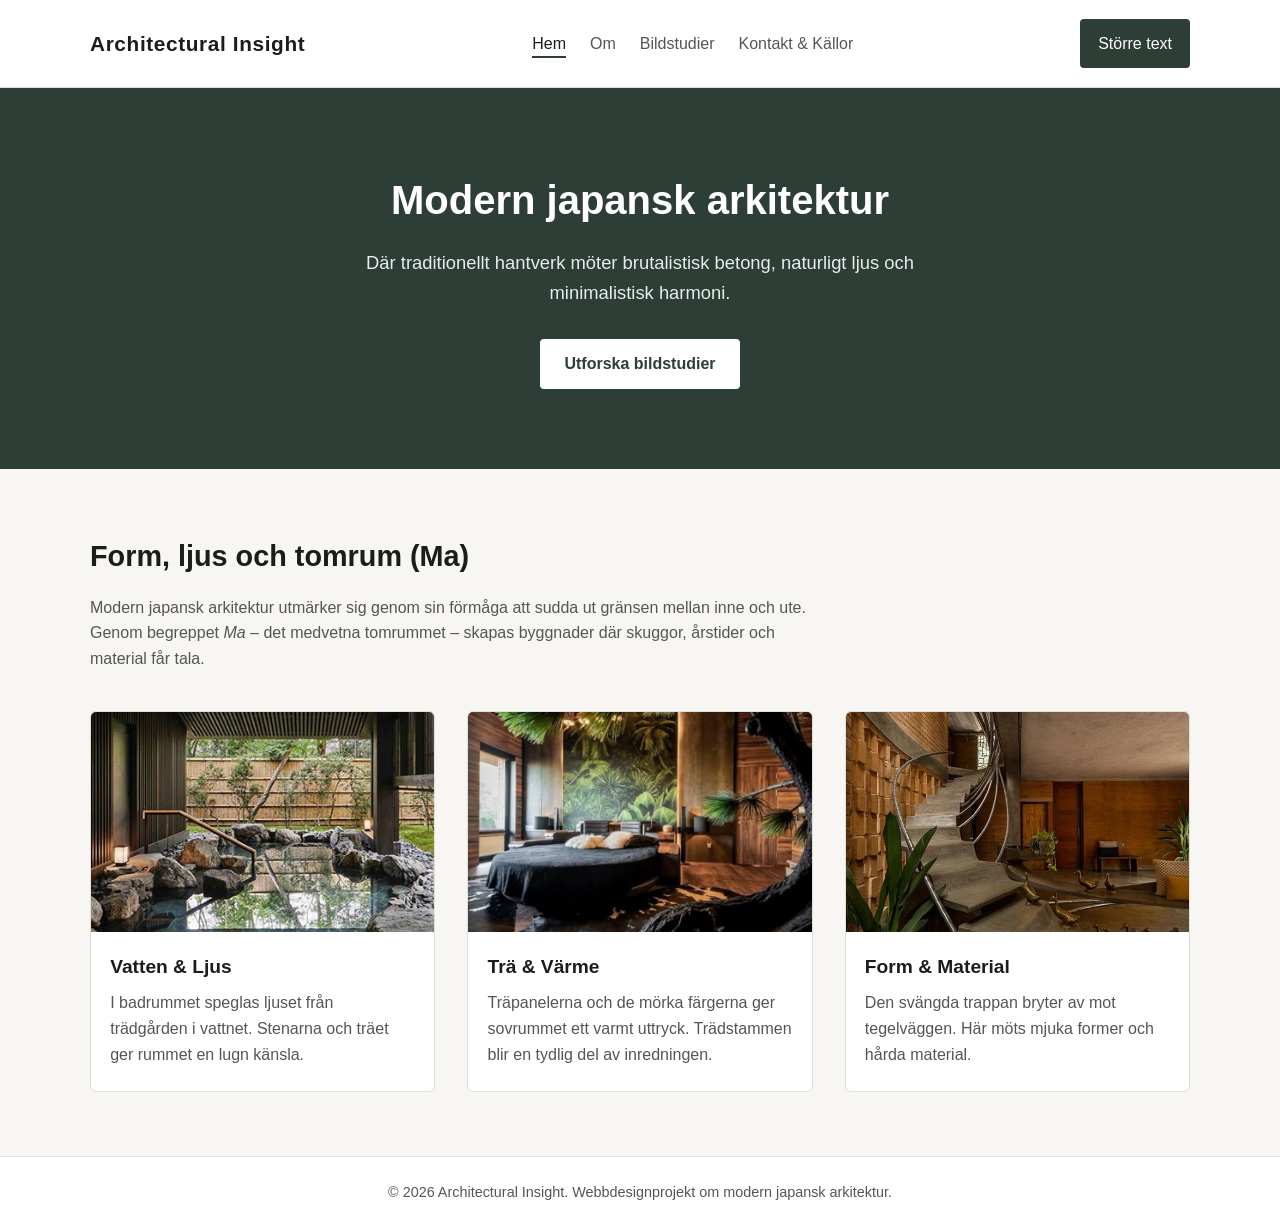
<file: index.html>
<!DOCTYPE html>
<html lang="sv">
<head>
    <meta charset="UTF-8">
    <meta name="viewport" content="width=device-width, initial-scale=1.0">
    <meta name="description" content="Utforska modern japansk arkitektur, minimalism, ljus och rymd genom ikoniska byggnader och arkitekter.">
    <title>Modern japansk arkitektur | Architectural Insight</title>
    <link rel="icon" type="image/png" href="images/favicon.png">
    <link rel="stylesheet" href="css/style.css">
    <script src="js/script.js" defer></script>
</head>
<body>
    <!-- Länken gör det lättare att hoppa förbi menyn med tangentbord. -->
    <a class="skip-link" href="#innehall">Hoppa till innehållet</a>
    <!-- Samma meny finns på alla fyra sidor. -->
    <header class="site-header">
        <div class="container header-inner">
            <a href="index.html" class="logo">Architectural Insight</a>
            <nav aria-label="Huvudmeny">
                <ul class="nav-list">
                    <li><a href="index.html" class="active" aria-current="page">Hem</a></li>
                    <li><a href="om.html">Om</a></li>
                    <li><a href="projekt.html">Bildstudier</a></li>
                    <li><a href="kontakt.html">Kontakt &amp; Källor</a></li>
                </ul>
            </nav>
            <!-- Knappen visas när JavaScript är igång. -->
            <button id="textstorlek" type="button" aria-pressed="false" hidden>Större text</button>
        </div>
    </header>

    <main id="innehall" tabindex="-1">
        <section class="hero">
            <div class="container">
                <h1>Modern japansk arkitektur</h1>
                <p class="lead">Där traditionellt hantverk möter brutalistisk betong, naturligt ljus och minimalistisk harmoni.</p>
                <a href="projekt.html" class="btn">Utforska bildstudier</a>
            </div>
        </section>

        <section class="intro-section container">
            <h2>Form, ljus och tomrum (Ma)</h2>
            <p>Modern japansk arkitektur utmärker sig genom sin förmåga att sudda ut gränsen mellan inne och ute. Genom begreppet <em>Ma</em> – det medvetna tomrummet – skapas byggnader där skuggor, årstider och material får tala.</p>
            
            <!-- Bilderna används som inspiration, inte som identifierade byggnadsverk. -->
            <div class="grid-3">
                <article class="card">
                    <img src="images/Japanesearchitecture1.jpg" alt="Stenklätt bad med vatten, trätak och utsikt mot en trädgård" width="400" height="600" loading="lazy">
                    <h3>Vatten &amp; Ljus</h3>
                    <p>I badrummet speglas ljuset från trädgården i vattnet. Stenarna och träet ger rummet en lugn känsla.</p>
                </article>

                <article class="card">
                    <img src="images/Japanesearchitecture2.jpg" alt="Sovrum med träväggar, en rund säng och en stor trädstam" width="1000" height="500" loading="lazy">
                    <h3>Trä &amp; Värme</h3>
                    <p>Träpanelerna och de mörka färgerna ger sovrummet ett varmt uttryck. Trädstammen blir en tydlig del av inredningen.</p>
                </article>

                <article class="card">
                    <img src="images/Japanesearchitecture3.jpg" alt="Svängd betongtrappa med metallräcke, tegelvägg och små ankfigurer" width="667" height="1000" loading="lazy">
                    <h3>Form &amp; Material</h3>
                    <p>Den svängda trappan bryter av mot tegelväggen. Här möts mjuka former och hårda material.</p>
                </article>
            </div>
        </section>
    </main>

    <!-- Sidfoten avslutar sidan. -->
    <footer class="site-footer">
        <div class="container">
            <p>&copy; 2026 Architectural Insight. Webbdesignprojekt om modern japansk arkitektur.</p>
        </div>
    </footer>
</body>
</html>
</file>
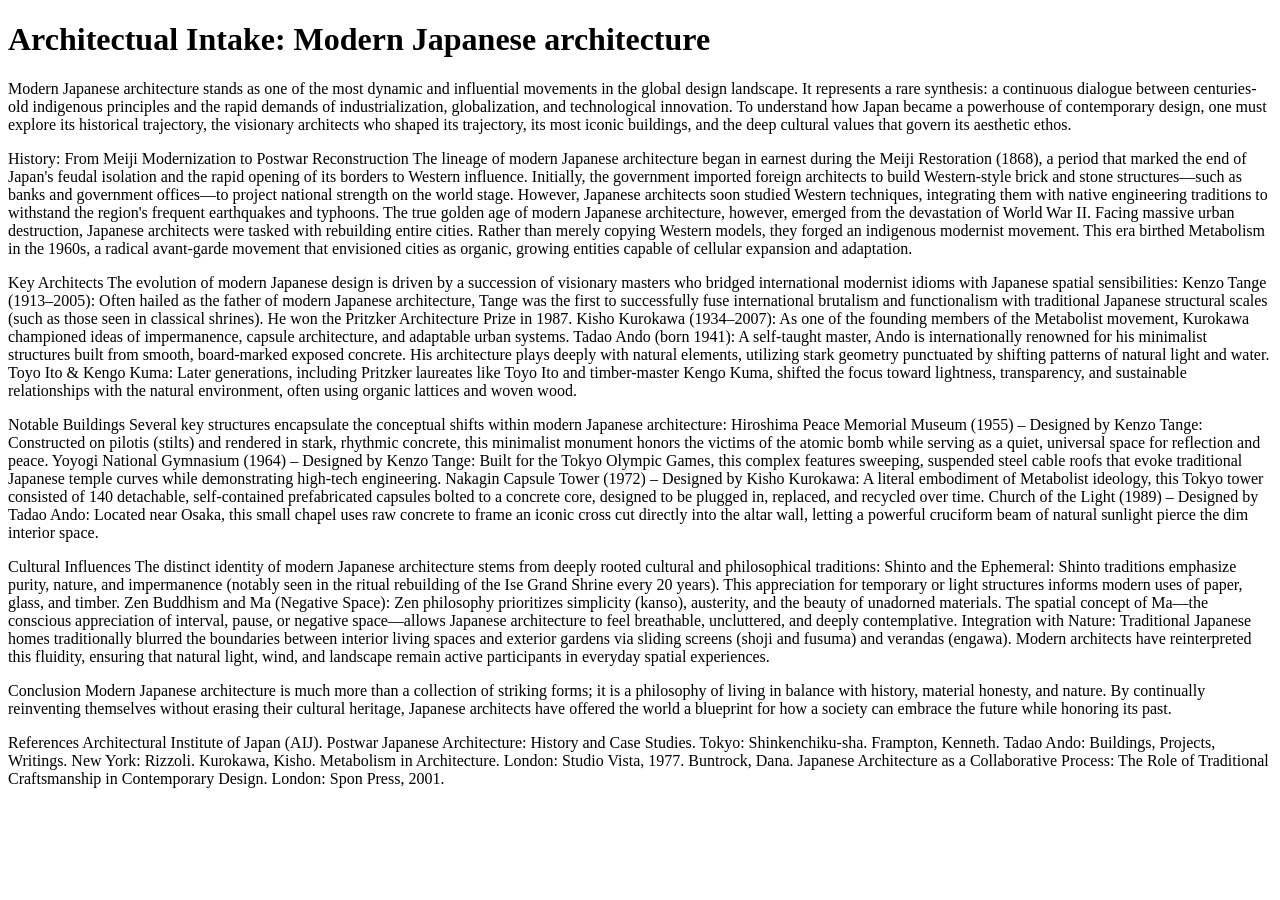
<file: ArIn.html>
<!DOCTYPE html>

<html lang="en">

<head>
    <meta charset="UTF-8">
    <meta name="viewport" content="width=device-width, initial-scale=1.0">

    <title>Architectual Intake: Modern Japanese architecture</title>
</head>
<body>
    <h1>Architectual Intake: Modern Japanese architecture</h1>
   </p> Modern Japanese architecture stands as one of the most dynamic and influential movements in the global design landscape. It represents a rare synthesis: a continuous dialogue between centuries-old indigenous principles and the rapid demands of industrialization, globalization, and technological innovation. To understand how Japan became a powerhouse of contemporary design, one must explore its historical trajectory, the visionary architects who shaped its trajectory, its most iconic buildings, and the deep cultural values that govern its aesthetic ethos. <p>
   </p> History: From Meiji Modernization to Postwar Reconstruction
    The lineage of modern Japanese architecture began in earnest during the Meiji Restoration (1868), a period that marked the end of Japan's feudal isolation and the rapid opening of its borders to Western influence. Initially, the government imported foreign architects to build Western-style brick and stone structures—such as banks and government offices—to project national strength on the world stage. However, Japanese architects soon studied Western techniques, integrating them with native engineering traditions to withstand the region's frequent earthquakes and typhoons.
    The true golden age of modern Japanese architecture, however, emerged from the devastation of World War II. Facing massive urban destruction, Japanese architects were tasked with rebuilding entire cities. Rather than merely copying Western models, they forged an indigenous modernist movement. This era birthed Metabolism in the 1960s, a radical avant-garde movement that envisioned cities as organic, growing entities capable of cellular expansion and adaptation. <p>
    <p>Key Architects
    The evolution of modern Japanese design is driven by a succession of visionary masters who bridged international modernist idioms with Japanese spatial sensibilities:
    Kenzo Tange (1913–2005): Often hailed as the father of modern Japanese architecture, Tange was the first to successfully fuse international brutalism and functionalism with traditional Japanese structural scales (such as those seen in classical shrines). He won the Pritzker Architecture Prize in 1987.
    Kisho Kurokawa (1934–2007): As one of the founding members of the Metabolist movement, Kurokawa championed ideas of impermanence, capsule architecture, and adaptable urban systems.
    Tadao Ando (born 1941): A self-taught master, Ando is internationally renowned for his minimalist structures built from smooth, board-marked exposed concrete. His architecture plays deeply with natural elements, utilizing stark geometry punctuated by shifting patterns of natural light and water.
    Toyo Ito & Kengo Kuma: Later generations, including Pritzker laureates like Toyo Ito and timber-master Kengo Kuma, shifted the focus toward lightness, transparency, and sustainable relationships with the natural environment, often using organic lattices and woven wood. </p>
    <p>Notable Buildings
    Several key structures encapsulate the conceptual shifts within modern Japanese architecture:
    Hiroshima Peace Memorial Museum (1955) – Designed by Kenzo Tange: Constructed on pilotis (stilts) and rendered in stark, rhythmic concrete, this minimalist monument honors the victims of the atomic bomb while serving as a quiet, universal space for reflection and peace.
    Yoyogi National Gymnasium (1964) – Designed by Kenzo Tange: Built for the Tokyo Olympic Games, this complex features sweeping, suspended steel cable roofs that evoke traditional Japanese temple curves while demonstrating high-tech engineering.
    Nakagin Capsule Tower (1972) – Designed by Kisho Kurokawa: A literal embodiment of Metabolist ideology, this Tokyo tower consisted of 140 detachable, self-contained prefabricated capsules bolted to a concrete core, designed to be plugged in, replaced, and recycled over time.
    Church of the Light (1989) – Designed by Tadao Ando: Located near Osaka, this small chapel uses raw concrete to frame an iconic cross cut directly into the altar wall, letting a powerful cruciform beam of natural sunlight pierce the dim interior space. </p>
    <p>Cultural Influences
    The distinct identity of modern Japanese architecture stems from deeply rooted cultural and philosophical traditions:
    Shinto and the Ephemeral: Shinto traditions emphasize purity, nature, and impermanence (notably seen in the ritual rebuilding of the Ise Grand Shrine every 20 years). This appreciation for temporary or light structures informs modern uses of paper, glass, and timber.
    Zen Buddhism and Ma (Negative Space): Zen philosophy prioritizes simplicity (kanso), austerity, and the beauty of unadorned materials. The spatial concept of Ma—the conscious appreciation of interval, pause, or negative space—allows Japanese architecture to feel breathable, uncluttered, and deeply contemplative.
    Integration with Nature: Traditional Japanese homes traditionally blurred the boundaries between interior living spaces and exterior gardens via sliding screens (shoji and fusuma) and verandas (engawa). Modern architects have reinterpreted this fluidity, ensuring that natural light, wind, and landscape remain active participants in everyday spatial experiences. </p>
    <p>Conclusion
    Modern Japanese architecture is much more than a collection of striking forms; it is a philosophy of living in balance with history, material honesty, and nature. By continually reinventing themselves without erasing their cultural heritage, Japanese architects have offered the world a blueprint for how a society can embrace the future while honoring its past. </p>
    <p> References
    Architectural Institute of Japan (AIJ). Postwar Japanese Architecture: History and Case Studies. Tokyo: Shinkenchiku-sha.
    Frampton, Kenneth. Tadao Ando: Buildings, Projects, Writings. New York: Rizzoli.
    Kurokawa, Kisho. Metabolism in Architecture. London: Studio Vista, 1977.
    Buntrock, Dana. Japanese Architecture as a Collaborative Process: The Role of Traditional Craftsmanship in Contemporary Design. London: Spon Press, 2001.</p>
</body>

</html>
</file>
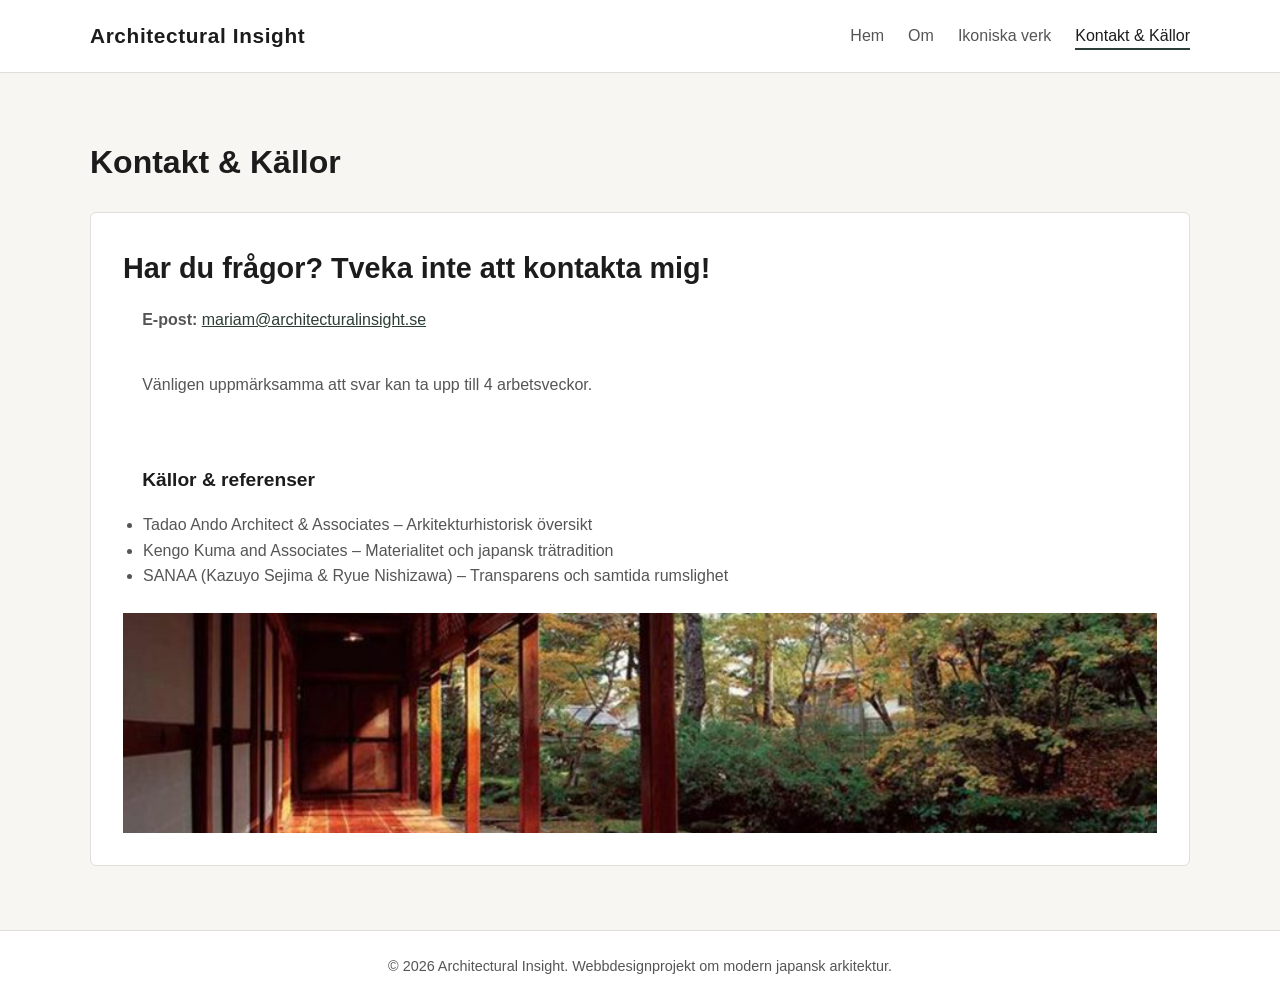
<file: Kontakt.html>
<!DOCTYPE html>
<html lang="sv">
<head>
    <meta charset="UTF-8">
    <meta name="viewport" content="width=device-width, initial-scale=1.0">
    <meta name="description" content="Kontakta Mariam Kasambula och ta del av källor och referenser för webbprojektet om modern japansk arkitektur.">
    <title>Kontakt &amp; Källor | Architectural Insight</title>
    <link rel="icon" type="image/png" href="images/favicon.png">
    <link rel="stylesheet" href="css/style.css">
    <script src="js/script.js" defer></script>
</head>
<body>
    <header class="site-header">
        <div class="container header-inner">
            <a href="index.html" class="logo">Architectural Insight</a>
            <nav aria-label="Huvudmeny">
                <ul class="nav-list">
                    <li><a href="index.html">Hem</a></li>
                    <li><a href="om.html">Om</a></li>
                    <li><a href="projekt.html">Ikoniska verk</a></li>
                    <li><a href="kontakt.html" class="active" aria-current="page">Kontakt &amp; Källor</a></li>
                </ul>
            </nav>
        </div>
    </header>

    <main class="container intro-section">
        <h1>Kontakt &amp; Källor</h1>
        
        <section class="card" style="padding: 2rem; margin-top: 1.5rem;">
            <h2>Har du frågor? Tveka inte att kontakta mig!</h2>
            <p style="margin-bottom: 1rem;">
                <strong>E-post:</strong> 
                <a href="mailto:mariam@architecturalinsight.se" style="color: var(--accent-color); text-decoration: underline;">mariam@architecturalinsight.se</a>
            </p>
            <p style="margin-bottom: 1.5rem; color: var(--muted-text);">Vänligen uppmärksamma att svar kan ta upp till 4 arbetsveckor.</p>
            
            <article>
                <h3>Källor &amp; referenser</h3>
                <ul style="margin: 0.5rem 0 1.5rem 1.25rem; color: var(--muted-text);">
                    <li>Tadao Ando Architect &amp; Associates – Arkitekturhistorisk översikt</li>
                    <li>Kengo Kuma and Associates – Materialitet och japansk trätradition</li>
                    <li>SANAA (Kazuyo Sejima &amp; Ryue Nishizawa) – Transparens och samtida rumslighet</li>
                </ul>
                <img src="images/Japanesearchitecture4.jpg" alt="Modern japansk arkitektur med minimalistiska linjer och naturligt ljusinsläpp">
            </article>
        </section>
    </main>

    <footer class="site-footer">
        <div class="container">
            <p>&copy; 2026 Architectural Insight. Webbdesignprojekt om modern japansk arkitektur.</p>
        </div>
    </footer>
</body>
</html>
</file>
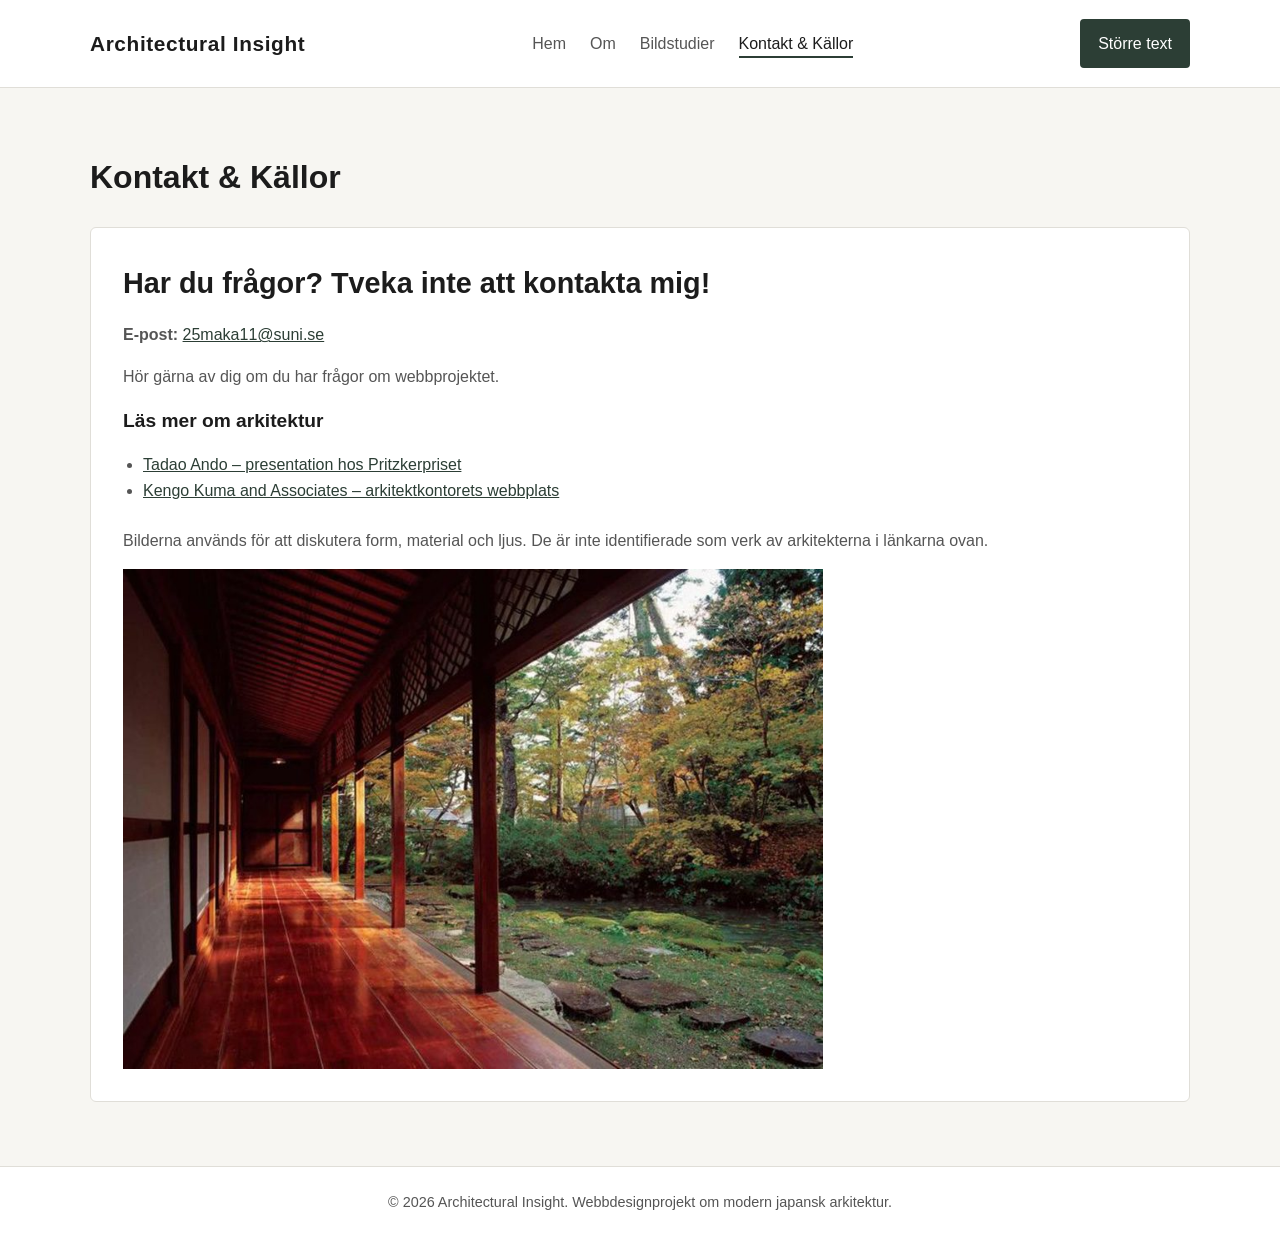
<file: kontakt.html>
<!DOCTYPE html>
<html lang="sv">
<head>
    <meta charset="UTF-8">
    <meta name="viewport" content="width=device-width, initial-scale=1.0">
    <meta name="description" content="Kontakta Mariam Kasambula och ta del av källor och referenser för webbprojektet om modern japansk arkitektur.">
    <title>Kontakt &amp; Källor | Architectural Insight</title>
    <link rel="icon" type="image/png" href="images/favicon.png">
    <link rel="stylesheet" href="css/style.css">
    <script src="js/script.js" defer></script>
</head>
<body>
    <!-- Länken gör det lättare att hoppa förbi menyn med tangentbord. -->
    <a class="skip-link" href="#innehall">Hoppa till innehållet</a>
    <!-- Samma meny finns på alla fyra sidor. -->
    <header class="site-header">
        <div class="container header-inner">
            <a href="index.html" class="logo">Architectural Insight</a>
            <nav aria-label="Huvudmeny">
                <ul class="nav-list">
                    <li><a href="index.html">Hem</a></li>
                    <li><a href="om.html">Om</a></li>
                    <li><a href="projekt.html">Bildstudier</a></li>
                    <li><a href="kontakt.html" class="active" aria-current="page">Kontakt &amp; Källor</a></li>
                </ul>
            </nav>
            <!-- Knappen visas när JavaScript är igång. -->
            <button id="textstorlek" type="button" aria-pressed="false" hidden>Större text</button>
        </div>
    </header>

    <main id="innehall" tabindex="-1" class="container intro-section">
        <h1>Kontakt &amp; Källor</h1>
        
        <section class="card content-card">
            <h2>Har du frågor? Tveka inte att kontakta mig!</h2>
            <p>
                <strong>E-post:</strong> 
                <a href="mailto:25maka11@suni.se">25maka11@suni.se</a>
            </p>
            <p>Hör gärna av dig om du har frågor om webbprojektet.</p>
            
            <article>
                <h3>Läs mer om arkitektur</h3>
                <ul>
                    <li><a href="https://www.pritzkerprize.com/laureates/1995">Tadao Ando – presentation hos Pritzkerpriset</a></li>
                    <li><a href="https://kkaa.co.jp/en/">Kengo Kuma and Associates – arkitektkontorets webbplats</a></li>
                </ul>
                <p>Bilderna används för att diskutera form, material och ljus. De är inte identifierade som verk av arkitekterna i länkarna ovan.</p>
                <img src="images/Japanesearchitecture4.jpg" alt="Täckt träveranda längs en trädgård med träd och stenar" width="840" height="600" loading="lazy">
            </article>
        </section>
    </main>

    <!-- Sidfoten avslutar sidan. -->
    <footer class="site-footer">
        <div class="container">
            <p>&copy; 2026 Architectural Insight. Webbdesignprojekt om modern japansk arkitektur.</p>
        </div>
    </footer>
</body>
</html>
</file>
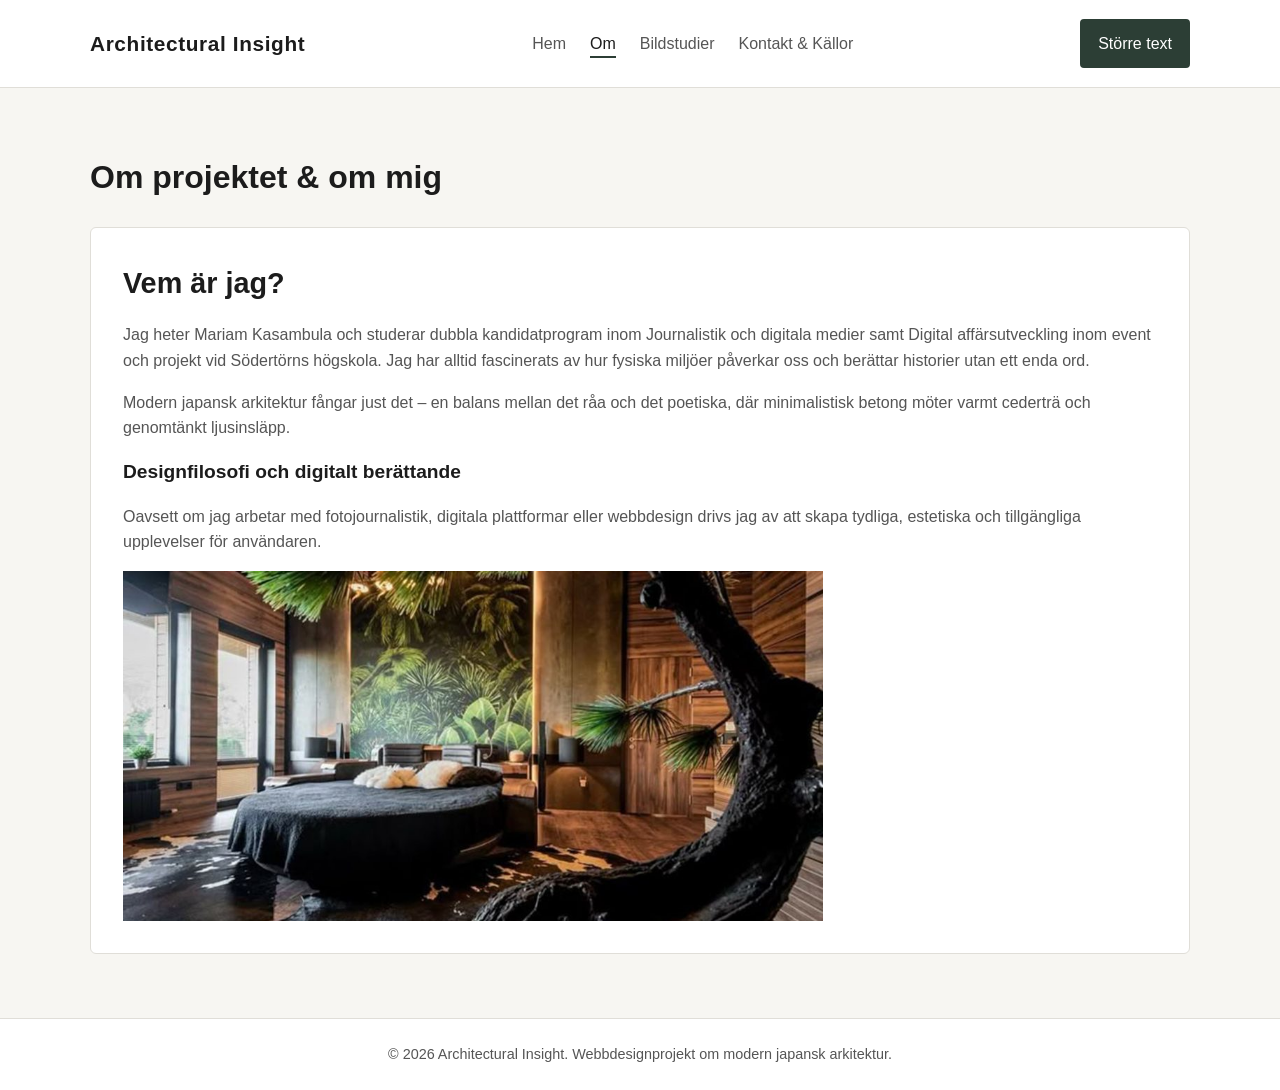
<file: om.html>
<!DOCTYPE html>
<html lang="sv">
<head>
    <meta charset="UTF-8">
    <meta name="viewport" content="width=device-width, initial-scale=1.0">
    <meta name="description" content="Om webbprojektet Modern japansk arkitektur och skaparen Mariam Kasambula, student vid Södertörns högskola.">
    <title>Om projektet | Architectural Insight</title>
    <link rel="icon" type="image/png" href="images/favicon.png">
    <link rel="stylesheet" href="css/style.css">
    <script src="js/script.js" defer></script>
</head>
<body>
    <!-- Länken gör det lättare att hoppa förbi menyn med tangentbord. -->
    <a class="skip-link" href="#innehall">Hoppa till innehållet</a>
    <!-- Samma meny finns på alla fyra sidor. -->
    <header class="site-header">
        <div class="container header-inner">
            <a href="index.html" class="logo">Architectural Insight</a>
            <nav aria-label="Huvudmeny">
                <ul class="nav-list">
                    <li><a href="index.html">Hem</a></li>
                    <li><a href="om.html" class="active" aria-current="page">Om</a></li>
                    <li><a href="projekt.html">Bildstudier</a></li>
                    <li><a href="kontakt.html">Kontakt &amp; Källor</a></li>
                </ul>
            </nav>
            <!-- Knappen visas när JavaScript är igång. -->
            <button id="textstorlek" type="button" aria-pressed="false" hidden>Större text</button>
        </div>
    </header>

    <main id="innehall" tabindex="-1" class="container intro-section">
        <h1>Om projektet &amp; om mig</h1>
        
        <section class="card content-card">
            <h2>Vem är jag?</h2>
            <p>Jag heter Mariam Kasambula och studerar dubbla kandidatprogram inom Journalistik och digitala medier samt Digital affärsutveckling inom event och projekt vid Södertörns högskola. Jag har alltid fascinerats av hur fysiska miljöer påverkar oss och berättar historier utan ett enda ord.</p>
            <p>Modern japansk arkitektur fångar just det – en balans mellan det råa och det poetiska, där minimalistisk betong möter varmt cederträ och genomtänkt ljusinsläpp.</p>
            
            <article>
                <h3>Designfilosofi och digitalt berättande</h3>
                <p>Oavsett om jag arbetar med fotojournalistik, digitala plattformar eller webbdesign drivs jag av att skapa tydliga, estetiska och tillgängliga upplevelser för användaren.</p>
                <img src="images/Japanesearchitecture2.jpg" alt="Sovrum med träväggar, en rund säng och en stor trädstam" width="1000" height="500" loading="lazy">
            </article>
        </section>
    </main>

    <!-- Sidfoten avslutar sidan. -->
    <footer class="site-footer">
        <div class="container">
            <p>&copy; 2026 Architectural Insight. Webbdesignprojekt om modern japansk arkitektur.</p>
        </div>
    </footer>
</body>
</html>
</file>
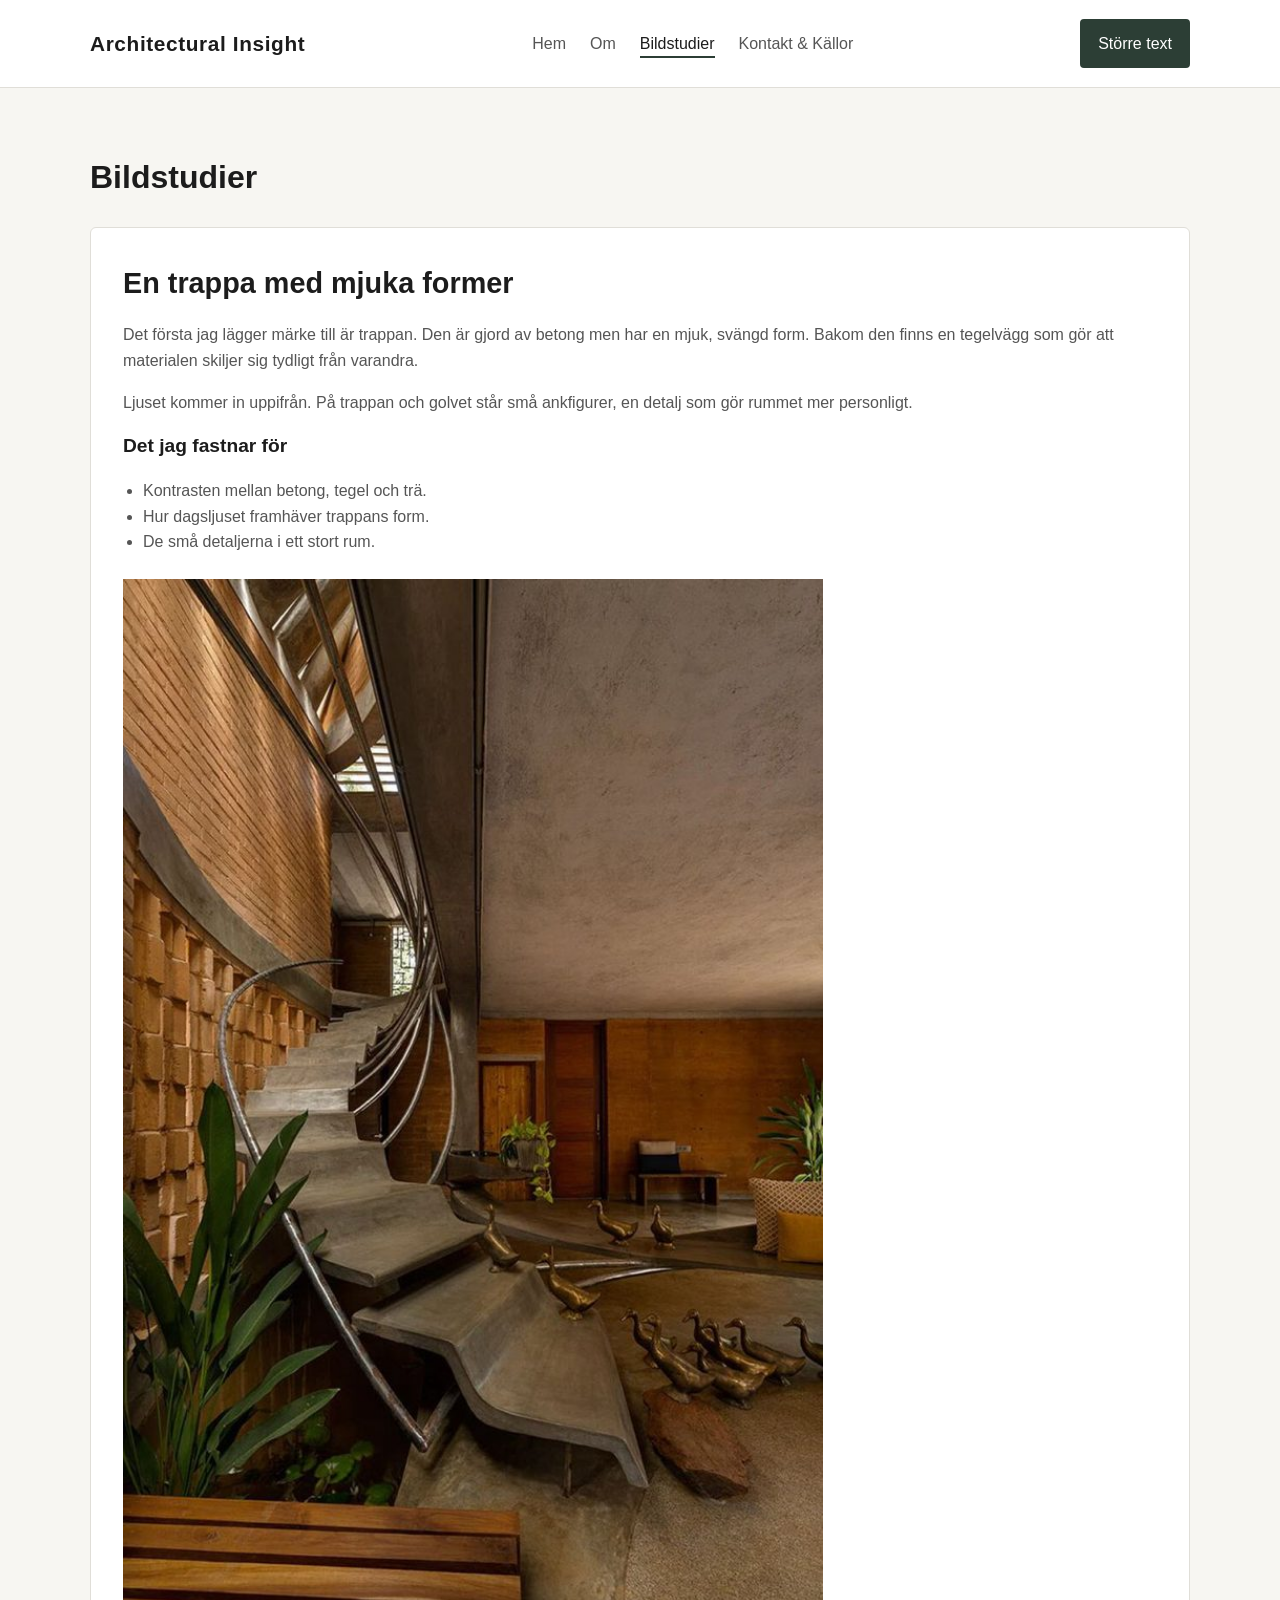
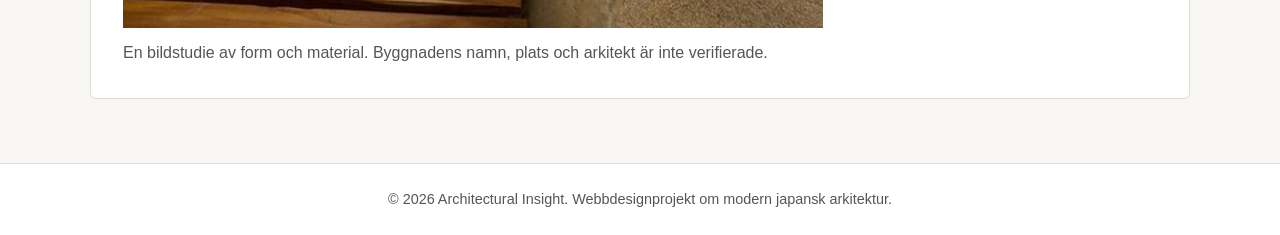
<file: projekt.html>
<!DOCTYPE html>
<html lang="sv">
<head>
    <meta charset="UTF-8">
    <meta name="viewport" content="width=device-width, initial-scale=1.0">
    <meta name="description" content="En bildstudie av en svängd trappa, dagsljus och olika material.">
    <title>Bildstudier | Architectural Insight</title>
    <link rel="icon" type="image/png" href="images/favicon.png">
    <link rel="stylesheet" href="css/style.css">
    <script src="js/script.js" defer></script>
</head>
<body>
    <!-- Länken gör det lättare att hoppa förbi menyn med tangentbord. -->
    <a class="skip-link" href="#innehall">Hoppa till innehållet</a>
    <!-- Samma meny finns på alla fyra sidor. -->
    <header class="site-header">
        <div class="container header-inner">
            <a href="index.html" class="logo">Architectural Insight</a>
            <nav aria-label="Huvudmeny">
                <ul class="nav-list">
                    <li><a href="index.html">Hem</a></li>
                    <li><a href="om.html">Om</a></li>
                    <li><a href="projekt.html" class="active" aria-current="page">Bildstudier</a></li>
                    <li><a href="kontakt.html">Kontakt &amp; Källor</a></li>
                </ul>
            </nav>
            <!-- Knappen visas när JavaScript är igång. -->
            <button id="textstorlek" type="button" aria-pressed="false" hidden>Större text</button>
        </div>
    </header>

    <main id="innehall" tabindex="-1" class="container intro-section">
        <h1>Bildstudier</h1>
        
        <!-- En egen beskrivning av det som syns i bilden. -->
        <section class="card content-card">
            <h2>En trappa med mjuka former</h2>
            <p>Det första jag lägger märke till är trappan. Den är gjord av betong men har en mjuk, svängd form. Bakom den finns en tegelvägg som gör att materialen skiljer sig tydligt från varandra.</p>
            <p>Ljuset kommer in uppifrån. På trappan och golvet står små ankfigurer, en detalj som gör rummet mer personligt.</p>
            <h3>Det jag fastnar för</h3>
            <ul>
                <li>Kontrasten mellan betong, tegel och trä.</li>
                <li>Hur dagsljuset framhäver trappans form.</li>
                <li>De små detaljerna i ett stort rum.</li>
            </ul>
            <figure>
                <img src="images/Japanesearchitecture3.jpg" alt="Svängd betongtrappa med metallräcke, tegelvägg och små ankfigurer" width="667" height="1000" loading="lazy">
                <figcaption>En bildstudie av form och material. Byggnadens namn, plats och arkitekt är inte verifierade.</figcaption>
            </figure>
        </section>
    </main>

    <!-- Sidfoten avslutar sidan. -->
    <footer class="site-footer">
        <div class="container">
            <p>&copy; 2026 Architectural Insight. Webbdesignprojekt om modern japansk arkitektur.</p>
        </div>
    </footer>
</body>
</html>
</file>
<file: css/style.css>
/* Grundinställningar och variabler */
:root {
    --bg-color: #f7f6f2;
    --surface-color: #ffffff;
    --text-color: #1c1c1c;
    --muted-text: #555555;
    --accent-color: #2c3e35;
    --accent-hover: #1d2923;
    --border-color: #e0ded8;
    --max-width: 1100px;
}

* {
    box-sizing: border-box;
    margin: 0;
    padding: 0;
}

body {
    font-family: -apple-system, BlinkMacSystemFont, "Segoe UI", Roboto, Helvetica, Arial, sans-serif;
    background-color: var(--bg-color);
    color: var(--text-color);
    line-height: 1.6;
    display: flex;
    flex-direction: column;
    min-height: 100vh;
}

img {
    max-width: 100%;
    height: auto;
    display: block;
}

.container {
    width: 90%;
    max-width: var(--max-width);
    margin: 0 auto;
}

/* Header och navigering */
.site-header {
    background-color: var(--surface-color);
    border-bottom: 1px solid var(--border-color);
    padding: 1.2rem 0;
}

.header-inner {
    display: flex;
    justify-content: space-between;
    align-items: center;
    flex-wrap: wrap;
    gap: 1rem;
}

.logo {
    font-size: 1.3rem;
    font-weight: 700;
    color: var(--text-color);
    text-decoration: none;
    letter-spacing: 0.03em;
}

.nav-list {
    list-style: none;
    display: flex;
    gap: 1.5rem;
}

.nav-list a {
    text-decoration: none;
    color: var(--muted-text);
    font-weight: 500;
    padding-bottom: 0.25rem;
    transition: color 0.2s ease;
}

.nav-list a:hover,
.nav-list a.active {
    color: var(--text-color);
    border-bottom: 2px solid var(--accent-color);
}

/* Huvudinnehåll */
main {
    flex: 1;
}

.hero {
    background-color: var(--accent-color);
    color: #ffffff;
    padding: 5rem 0;
    text-align: center;
}

.hero h1 {
    font-size: 2.5rem;
    margin-bottom: 1rem;
    font-weight: 600;
}

.lead {
    font-size: 1.15rem;
    max-width: 650px;
    margin: 0 auto 2rem auto;
    color: #e8ecea;
}

.btn {
    display: inline-block;
    background-color: #ffffff;
    color: var(--accent-color);
    padding: 0.75rem 1.5rem;
    text-decoration: none;
    font-weight: 600;
    border-radius: 4px;
    transition: background-color 0.2s ease;
}

.btn:hover {
    background-color: #e8ecea;
}

/* Kort och rutnät */
.intro-section {
    padding: 4rem 0;
}

.intro-section h2 {
    font-size: 1.8rem;
    margin-bottom: 1rem;
}

.intro-section > p {
    max-width: 720px;
    margin-bottom: 2.5rem;
    color: var(--muted-text);
}

.grid-3 {
    display: grid;
    grid-template-columns: repeat(auto-fit, minmax(min(100%, 280px), 1fr));
    gap: 2rem;
}

.card {
    background-color: var(--surface-color);
    border: 1px solid var(--border-color);
    border-radius: 6px;
    overflow: hidden;
}

.card img {
    width: 100%;
    height: 220px;
    object-fit: cover;
}

.card h3 {
    padding: 1.2rem 1.2rem 0.5rem 1.2rem;
    font-size: 1.2rem;
}

.card p {
    padding: 0 1.2rem 1.5rem 1.2rem;
    color: var(--muted-text);
    font-size: 1rem;
}

/* Sidfot */
.site-footer {
    background-color: var(--surface-color);
    border-top: 1px solid var(--border-color);
    padding: 1.5rem 0;
    text-align: center;
    color: var(--muted-text);
    font-size: 0.9rem;
}

/* Responsivitet för mobil */
@media (max-width: 600px) {
    .hero h1 {
        font-size: 1.9rem;
    }

    .nav-list {
        gap: 1rem;
        font-size: 1rem;
    }
}
/* Undersidorna delar samma avstånd och textstil. */
.content-card {
    padding: 2rem;
    margin-top: 1.5rem;
}

.content-card p, .content-card h3 {
    padding: 0;
    margin-bottom: 1rem;
}

.content-card ul {
    margin: 0.5rem 0 1.5rem 1.25rem;
    color: var(--muted-text);
}

.content-card img {
    height: auto;
    max-width: 700px;
    margin-top: 1rem;
}

a {
    color: var(--accent-color);
    overflow-wrap: anywhere;
}

figcaption {
    color: var(--muted-text);
    margin-top: 0.75rem;
}

/* Knappen använder samma färger som resten av sidan. */
#textstorlek {
    font: inherit;
    color: white;
    background-color: var(--accent-color);
    border: 2px solid var(--accent-color);
    border-radius: 4px;
    padding: 0.6rem 1rem;
    cursor: pointer;
}

#textstorlek:hover {
    background-color: var(--accent-hover);
}

/* Visa tydligt var fokus är när man använder Tab. */
a:focus-visible, button:focus-visible {
    outline: 3px solid #a94712;
    outline-offset: 4px;
}

.skip-link {
    position: absolute;
    top: -100px;
    left: 1rem;
    background-color: white;
    padding: 1rem;
    z-index: 1;
}

.skip-link:focus {
    top: 1rem;
}

.nav-list {
    flex-wrap: wrap;
}

/* Även kort och långa ord ska få plats på en mobil. */
@media (max-width: 600px) {
    .content-card {
        padding: 1.25rem;
    }

    .hero {
        padding: 3rem 0;
    }
}
</file>
